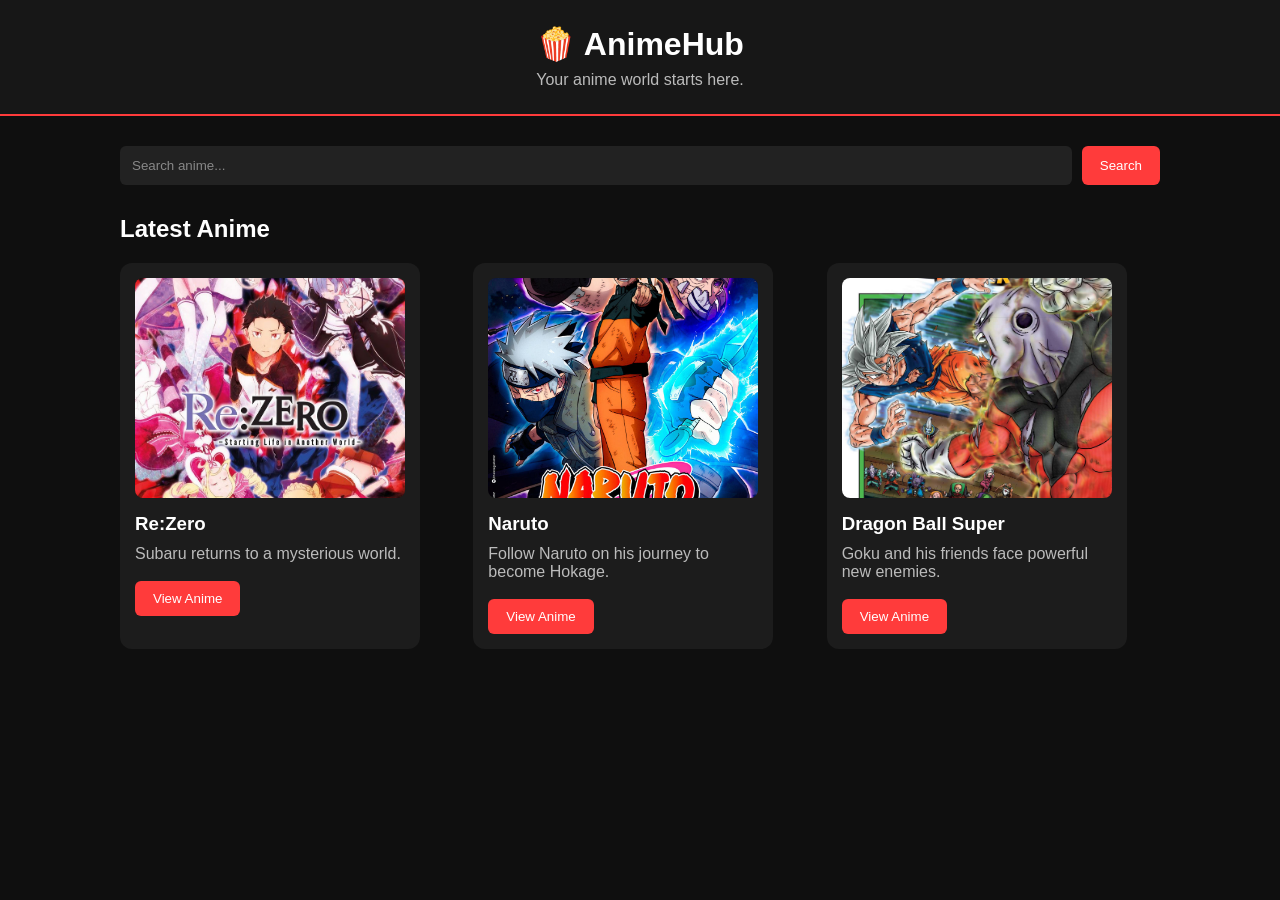
<file: index.html>
<!DOCTYPE html>
<html lang="en">
<head>
    <meta charset="UTF-8">
    <meta name="viewport" content="width=device-width, initial-scale=1.0">
    <title>AnimeHub</title>

    <link rel="stylesheet" href="style.css">
</head>

<body>

    <header>
        <h1>🍿 AnimeHub</h1>
        <p>Your anime world starts here.</p>
    </header>

    <main>

    <div class="search-box">
        <input type="text" id="searchInput" placeholder="Search anime...">
        <button onclick="searchAnime()">Search</button>
    </div>

    <h2>Latest Anime</h2>

    <div class="anime-grid" id="anime-grid">

        <div class="anime-card">
            <img class="anime-cover" src="images/rezero.jpg" alt="Re:Zero">
            <h3>Re:Zero</h3>
            <p>Subaru returns to a mysterious world.</p>
            <button onclick="openAnime('rezero')">View Anime</button>
        </div>

        <div class="anime-card">
            <img class="anime-cover" src="images/naruto.jpg" alt="Naruto">
            <h3>Naruto</h3>
            <p>Follow Naruto on his journey to become Hokage.</p>
            <button onclick="openAnime('naruto')">View Anime</button>
        </div>

        <div class="anime-card">
            <img class="anime-cover" src="images/dbs.jpg" alt="Dragon Ball Super">
            <h3>Dragon Ball Super</h3>
            <p>Goku and his friends face powerful new enemies.</p>
            <button onclick="openAnime('dbs')">View Anime</button>
        </div>

        </main>

        <script src="script.js"></script>
</body>
</html>
</file>
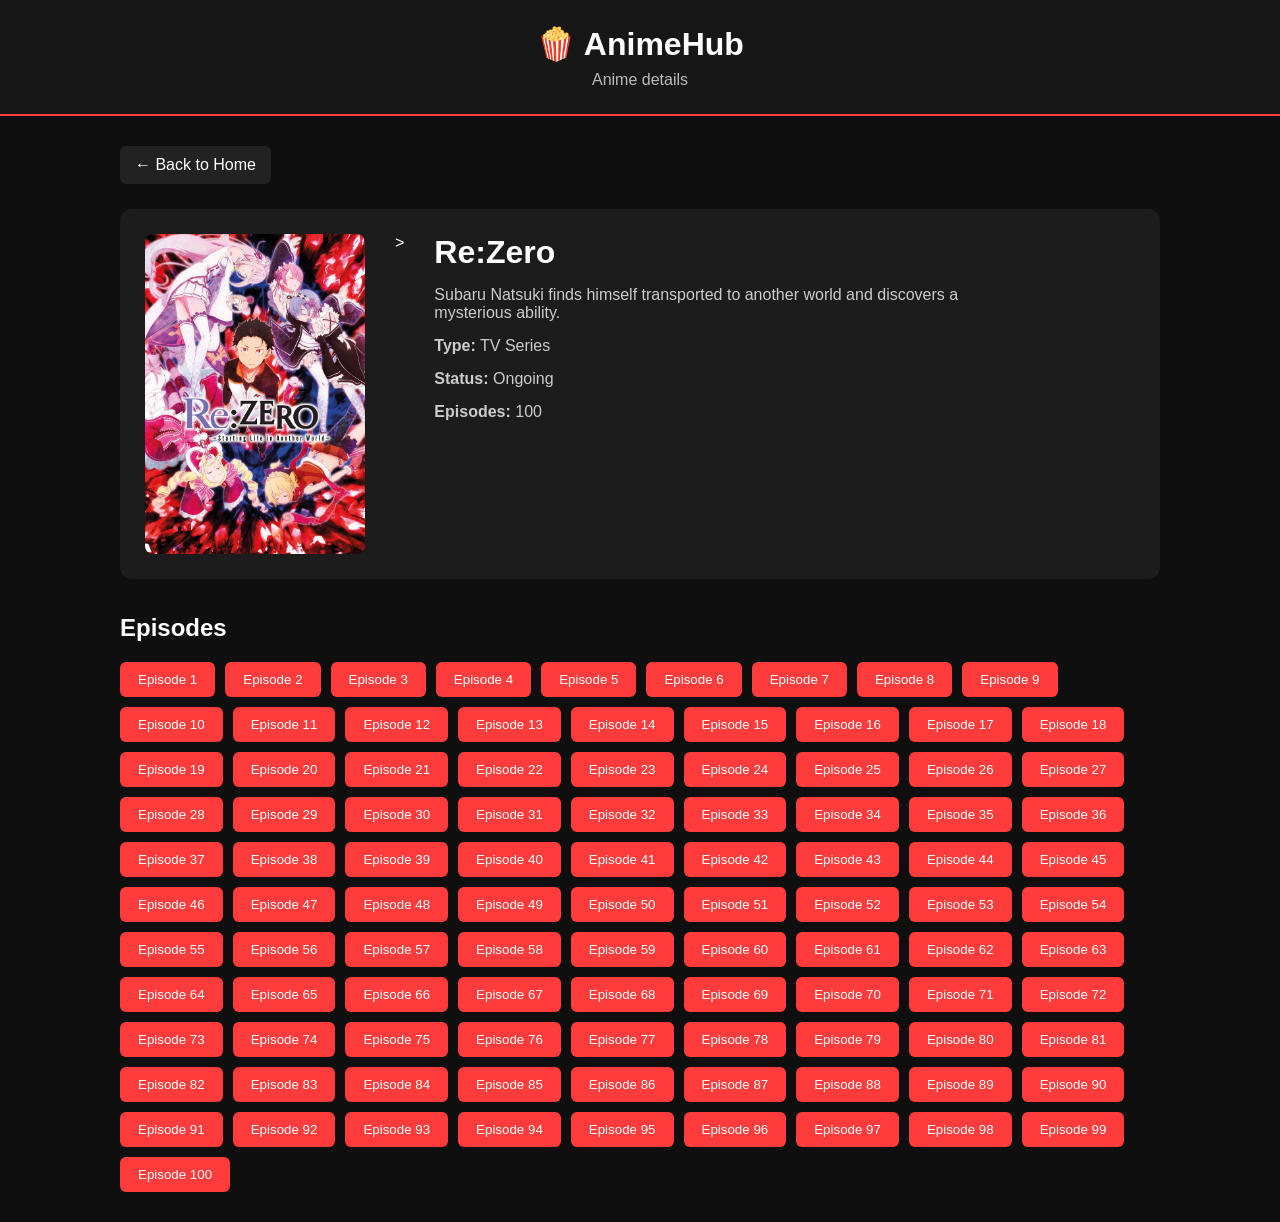
<file: anime.html>
<!DOCTYPE html>
<html lang="en">
<head>
    <meta charset="UTF-8">
    <meta name="viewport" content="width=device-width, initial-scale=1.0">
    <title>Anime Details - AnimeHub</title>

    <link rel="stylesheet" href="style.css">
</head>

<body>

    <header>
        <h1>🍿 AnimeHub</h1>
        <p>Anime details</p>
    </header>

    <main>

        <a href="index.html" class="back-button">← Back to Home</a>

        <section class="anime-details">

            <img
               class="details-cover"
               id="animeCover"
               src="images/rezero.jpg"
               alt="Re:Zero"
           >
            >

            <div class="details-info">
                <h2 id="animeTitle">Re:Zero</h2>

                <p id="animeDescription">
                   Subaru Natsuki finds himself transported to another world
                   and discovers that he has a mysterious ability.
                </p>
             

                <p><strong>Type:</strong> <span id="animeType">TV Series</span></p>
                <p><strong>Status:</strong> <span id="animeStatus">Ongoing</span></p>
                <p><strong>Episodes:</strong> <span id="animeEpisodes">50+</span></p>
            </div>

        </section>

        <section class="episodes">
    <h2>Episodes</h2>

    <div class="episode-list" id="episodeList"></div>
</section>
            </div>
        </section>

   </main>

<script>
const params = new URLSearchParams(window.location.search);
const animeName = params.get("anime");

const animeData = {
    rezero: {
        title: "Re:Zero",
        image: "images/rezero.jpg",
        description: "Subaru Natsuki finds himself transported to another world and discovers a mysterious ability.",
        type: "TV Series",
        status: "Ongoing",
        episodes: 100
    },

    naruto: {
        title: "Naruto",
        image: "images/naruto.jpg",
        description: "Follow Naruto Uzumaki on his journey to become Hokage.",
        type: "TV Series",
        status: "Completed",
        episodes: 520
    },

    dbs: {
        title: "Dragon Ball Super",
        image: "images/dbs.jpg",
        description: "Goku and his friends face powerful new enemies.",
        type: "TV Series",
        status: "Completed",
        episodes: 131
    }
};

const anime = animeData[animeName] || animeData.rezero;

const episodeList = document.getElementById("episodeList");

for (let i = 1; i <= Number(anime.episodes); i++) {
    const button = document.createElement("button");

    button.textContent = "Episode " + i;

    episodeList.appendChild(button);
}

document.getElementById("animeTitle").textContent = anime.title;

const cover = document.getElementById("animeCover");
cover.src = anime.image;
cover.alt = anime.title;

document.getElementById("animeDescription").textContent = anime.description;
document.getElementById("animeType").textContent = anime.type;
document.getElementById("animeStatus").textContent = anime.status;
document.getElementById("animeEpisodes").textContent = anime.episodes;
</script>

</body>
</html>
</file>
<file: style.css>
* {
    margin: 0;
    padding: 0;
    box-sizing: border-box;
}

body {
    font-family: Arial, sans-serif;
    background: #0f0f0f;
    color: white;
}

header {
    background: #171717;
    padding: 25px;
    text-align: center;
    border-bottom: 2px solid #ff3b3b;
}

header h1 {
    font-size: 32px;
    margin-bottom: 8px;
}
.anime-cover {
    width: 100%;
    height: 220px;
    object-fit: cover;
    display: block;
}

header p {
    color: #bbbbbb;
}

main {
    padding: 30px;
    max-width: 1100px;
    margin: auto;
}

main h2 {
    margin-bottom: 20px;
}

.anime-card {
    background: #1c1c1c;
    padding: 20px;
    border-radius: 12px;
    max-width: 300px;
}

.anime-card h3 {
    margin-bottom: 10px;
}

.anime-card p {
    color: #bbbbbb;
    margin-bottom: 18px;
}

button {
    background: #ff3b3b;
    color: white;
    border: none;
    padding: 10px 18px;
    border-radius: 6px;
    cursor: pointer;
}

button:hover {
    background: #ff5555;
}
.search-box {
    display: flex;
    gap: 10px;
    margin-bottom: 30px;
}

.search-box input {
    flex: 1;
    padding: 12px;
    border: none;
    border-radius: 6px;
    background: #222;
    color: white;
    outline: none;
}
.anime-grid {
    display: grid;
    grid-template-columns: repeat(3, 1fr);
    gap: 20px;
}

.anime-card {
    background: #1c1c1c;
    padding: 15px;
    border-radius: 12px;
    overflow: hidden;
}

.anime-cover {
    height: 220px;
    background: #292929;
    display: flex;
    align-items: center;
    justify-content: center;
    font-size: 24px;
    font-weight: bold;
    margin-bottom: 15px;
    border-radius: 8px;
}

@media (max-width: 700px) {
    .anime-grid {
        grid-template-columns: 1fr;
    }
}

.search-box input::placeholder {
    color: #888;
}
.back-button {
    display: inline-block;
    color: white;
    text-decoration: none;
    margin-bottom: 25px;
    background: #222;
    padding: 10px 15px;
    border-radius: 6px;
}

.anime-details {
    display: flex;
    gap: 30px;
    background: #1c1c1c;
    padding: 25px;
    border-radius: 12px;
}

.details-cover {
    width: 220px;
    height: 320px;
    object-fit: cover;
    border-radius: 8px;
}

.details-info {
    max-width: 600px;
}

.details-info h2 {
    font-size: 32px;
    margin-bottom: 15px;
}

.details-info p {
    margin-bottom: 15px;
    color: #cccccc;
}

.episodes {
    margin-top: 35px;
}

.episode-list {
    display: flex;
    flex-wrap: wrap;
    gap: 10px;
    margin-top: 15px;
}

@media (max-width: 700px) {
    .anime-details {
        flex-direction: column;
    }

    .details-cover {
        width: 100%;
        height: auto;
    }
}
</file>
